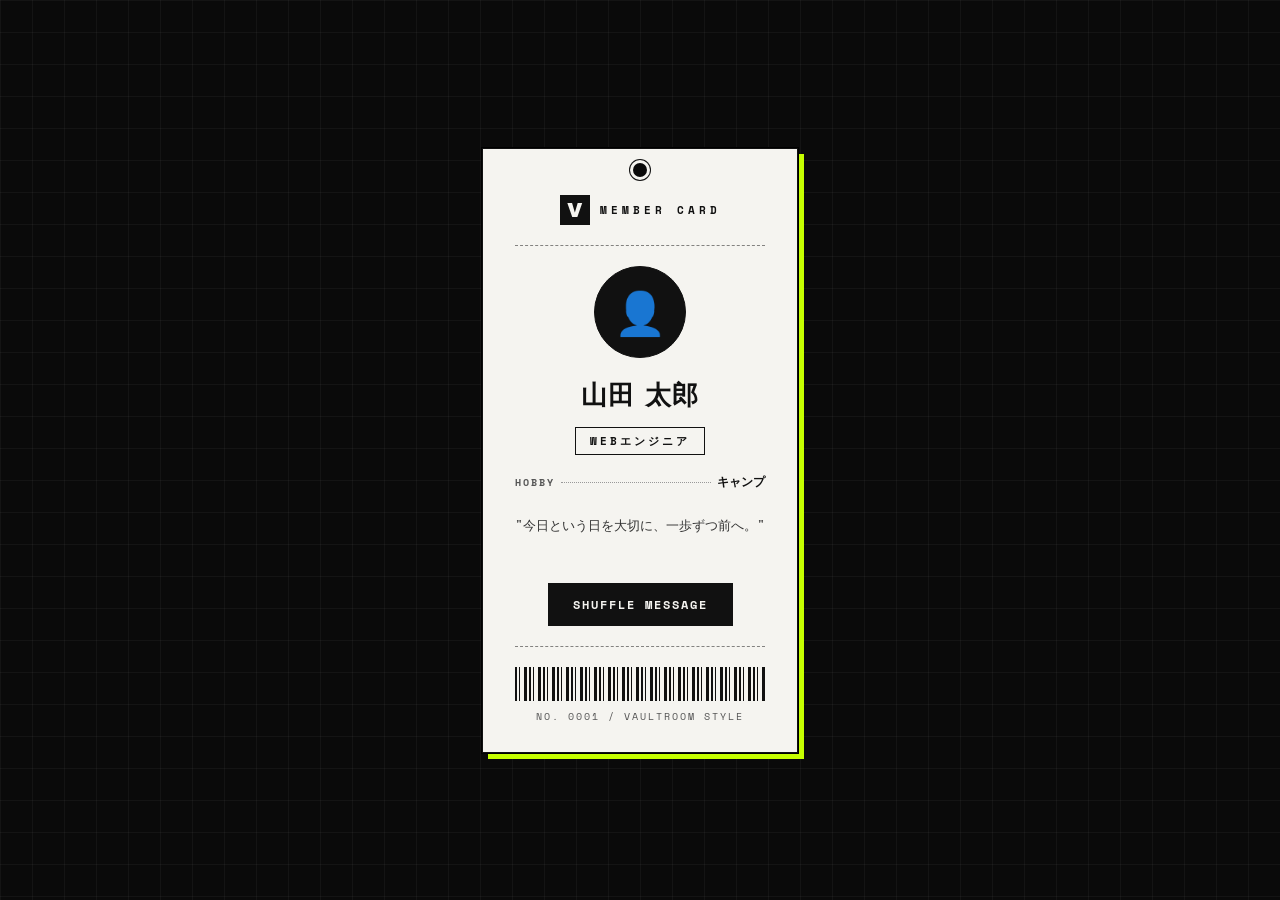
<file: 20260701/index.html>
<!DOCTYPE html>
<html lang="ja">
<head>
<meta charset="UTF-8">
<!-- スマホなどでも幅に合わせて正しく表示するための設定 -->
<meta name="viewport" content="width=device-width, initial-scale=1.0">
<title>自己紹介カード</title>

<!-- Googleフォントを読み込むための接続準備 -->
<link rel="preconnect" href="https://fonts.googleapis.com">
<link rel="preconnect" href="https://fonts.gstatic.com" crossorigin>
<!-- 見出し用の太字フォント(Archivo Black)と、等幅フォント(Space Mono)を読み込み -->
<link href="https://fonts.googleapis.com/css2?family=Archivo+Black&family=Space+Mono:wght@400;700&display=swap" rel="stylesheet">
<link rel="stylesheet" href="style.css">
</head>
<body>

<!-- カードを画面中央に配置するためのラッパー -->
<div class="stage">

  <!-- 自己紹介カード本体(アパレルの下げ札風デザイン) -->
  <div class="card" id="card">
    <!-- タグの上部にある穴(パンチホール)を再現した丸い装飾 -->
    <div class="punch"></div>

    <!-- ブランドロゴ風の「V」マークとカード名 -->
    <div class="tag-header">
      <span class="logo-mark">V</span>
      <span class="tag-label">MEMBER CARD</span>
    </div>

    <!-- 区切り線(点線) -->
    <div class="divider"></div>

    <!-- アイコン代わりの絵文字アバター -->
    <div class="avatar" id="avatar">👤</div>
    <!-- 名前 -->
    <h1 class="name" id="name">山田 太郎</h1>
    <!-- 職業(タグ風の枠付きラベル) -->
    <p class="job" id="job">Webエンジニア</p>

    <!-- 趣味の欄。ラベルと値を点線でつなぐ仕様書風レイアウト -->
    <div class="spec-row">
      <span class="spec-label">HOBBY</span>
      <span class="spec-line"></span>
      <span class="spec-value" id="hobby">キャンプ</span>
    </div>

    <!-- 一言メッセージ。ボタンを押すとJavaScriptでランダムに変わる -->
    <p class="message" id="message">"今日という日を大切に、一歩ずつ前へ。"</p>

    <!-- メッセージを切り替えるボタン -->
    <button class="shuffle-btn" id="shuffleBtn">SHUFFLE MESSAGE</button>

    <!-- 区切り線(点線) -->
    <div class="divider"></div>

    <!-- バーコード風の装飾(見た目だけで実際の情報は持たない) -->
    <div class="barcode" id="barcode" aria-hidden="true"></div>
    <!-- タグの通し番号風テキスト -->
    <p class="serial">NO. 0001 / vaultroom style</p>
  </div>
</div>

<!-- 動きやランダム表示を担当するJavaScriptファイル -->
<script src="script.js"></script>
</body>
</html>
</file>
<file: 20260701/style.css>
/* すべての要素の余白をリセットし、幅の計算方法を統一する */
* {
  margin: 0;
  padding: 0;
  box-sizing: border-box;
}

/* ページ全体：黒背景に薄いグリッド線を敷いたインダストリアルな雰囲気 */
body {
  min-height: 100vh;
  display: flex;
  align-items: center;
  justify-content: center;
  font-family: "Space Mono", monospace;
  background:
    linear-gradient(rgba(255, 255, 255, 0.04) 1px, transparent 1px),
    linear-gradient(90deg, rgba(255, 255, 255, 0.04) 1px, transparent 1px),
    #0a0a0a;
  background-size: 32px 32px, 32px 32px, auto;
  padding: 24px;
}

/* カードを画面中央に配置するコンテナ。perspectiveでカードに3D感を出す */
.stage {
  display: flex;
  align-items: center;
  justify-content: center;
  perspective: 900px;
}

/* ---- カード本体：アパレルの下げ札(ハングタグ)風 ---- */

.card {
  position: relative;
  background: #f5f4f0;
  color: #111;
  width: 100%;
  max-width: 340px;
  padding: 40px 32px 28px;
  border: 1px solid #111;
  /* 二重の黒枠＋ライムグリーンのオフセット影でポップアート風の立体感を演出 */
  box-shadow: 0 0 0 1px #000, 6px 6px 0 #c6ff00;
  text-align: center;
  /* JavaScriptでrotateX/rotateYを当てたときに立体的に見えるようにする */
  transform-style: preserve-3d;
  /* マウス追従の傾きをなめらかに変化させる */
  transition: transform 0.15s ease-out, box-shadow 0.15s ease-out;
  /* ページ読み込み時にふわっと浮き上がって現れる登場アニメーション */
  animation: card-enter 0.6s cubic-bezier(0.2, 0.8, 0.2, 1) both;
}

/* card-enter: 下から少し透明な状態で登場し、通常の位置・不透明度に落ち着く */
@keyframes card-enter {
  0% {
    opacity: 0;
    transform: translateY(24px) scale(0.97);
  }
  100% {
    opacity: 1;
    transform: translateY(0) scale(1);
  }
}

/* タグ上部の「穴」を再現した丸い装飾(実際に開いているように見せるための二重の縁取り) */
.punch {
  position: absolute;
  top: 14px;
  left: 50%;
  transform: translateX(-50%);
  width: 14px;
  height: 14px;
  border-radius: 50%;
  background: #0a0a0a;
  box-shadow: 0 0 0 3px #f5f4f0, 0 0 0 4px #111;
}

/* ロゴマークとカード名を横並びに配置するヘッダー部分 */
.tag-header {
  display: flex;
  align-items: center;
  justify-content: center;
  gap: 10px;
  margin-top: 6px;
  margin-bottom: 18px;
}

/* 「V」のブランドロゴ風マーク(黒背景に白文字の四角) */
.logo-mark {
  font-family: "Archivo Black", sans-serif;
  font-size: 20px;
  width: 30px;
  height: 30px;
  display: flex;
  align-items: center;
  justify-content: center;
  background: #111;
  color: #f5f4f0;
}

/* 「MEMBER CARD」のラベル文字 */
.tag-label {
  font-size: 11px;
  letter-spacing: 4px;
  font-weight: 700;
  color: #111;
}

/* セクションを区切る点線 */
.divider {
  border-top: 1px dashed #111;
  margin: 20px 0;
  opacity: 0.5;
}

/* 丸いアバター(絵文字アイコン)エリア */
.avatar {
  width: 92px;
  height: 92px;
  margin: 4px auto 20px;
  border-radius: 50%;
  background: #111;
  color: #f5f4f0;
  border: 1px solid #111;
  display: flex;
  align-items: center;
  justify-content: center;
  font-size: 42px;
}

/* 名前：太字の見出しフォントで大きく表示 */
.name {
  font-family: "Archivo Black", sans-serif;
  font-size: 26px;
  text-transform: uppercase;
  letter-spacing: 1px;
  margin-bottom: 14px;
}

/* 職業：黒枠で囲んだタグ風のラベル */
.job {
  display: inline-block;
  font-size: 11px;
  font-weight: 700;
  letter-spacing: 3px;
  text-transform: uppercase;
  color: #111;
  border: 1px solid #111;
  padding: 5px 14px;
  margin-bottom: 18px;
}

/* 趣味の行全体：ラベル・点線・値を横並びにする */
.spec-row {
  display: flex;
  align-items: baseline;
  gap: 6px;
  margin-bottom: 22px;
  text-align: left;
}

/* 「HOBBY」のラベル文字 */
.spec-label {
  font-size: 10px;
  font-weight: 700;
  letter-spacing: 2px;
  color: #555;
  white-space: nowrap;
}

/* ラベルと値の間を埋める点線のリーダー線(伝票・仕様書風の演出) */
.spec-line {
  flex: 1;
  border-bottom: 1px dotted #999;
  height: 1px;
  transform: translateY(-3px);
}

/* 趣味の値(実際の内容)のテキスト */
.spec-value {
  font-size: 12px;
  font-weight: 700;
  color: #111;
  white-space: nowrap;
}

/* 一言メッセージのテキスト */
.message {
  font-size: 13px;
  line-height: 1.9;
  color: #333;
  margin-bottom: 26px;
  min-height: 44px;
}

/* メッセージ切り替えボタン(黒背景・白文字) */
.shuffle-btn {
  font-family: "Space Mono", monospace;
  font-size: 12px;
  font-weight: 700;
  letter-spacing: 2px;
  text-transform: uppercase;
  background: #111;
  color: #f5f4f0;
  border: 1px solid #111;
  padding: 12px 24px;
  cursor: pointer;
  transition: background 0.15s ease, color 0.15s ease;
}

/* ボタンにマウスを乗せたときにライムグリーンへ反転させる */
.shuffle-btn:hover {
  background: #c6ff00;
  color: #111;
  border-color: #111;
}

/* バーコード風の装飾。縞模様はrepeating-linear-gradientで作っている */
.barcode {
  position: relative;
  height: 34px;
  margin-top: 18px;
  margin-bottom: 8px;
  overflow: hidden;
  background: repeating-linear-gradient(
    90deg,
    #111 0px,
    #111 2px,
    transparent 2px,
    transparent 4px,
    #111 4px,
    #111 5px,
    transparent 5px,
    transparent 9px,
    #111 9px,
    #111 12px,
    transparent 12px,
    transparent 14px
  );
}

/* バーコードの上を左から右へ流れる光の帯(スキャンしているような演出) */
.barcode::after {
  content: "";
  position: absolute;
  top: 0;
  left: -30%;
  width: 30%;
  height: 100%;
  background: linear-gradient(90deg, transparent, rgba(198, 255, 0, 0.85), transparent);
  animation: scan-sweep 3.2s ease-in-out infinite;
}

/* scan-sweep: 光の帯を左端から右端まで移動させ、右端で一瞬止めてから繰り返す */
@keyframes scan-sweep {
  0% {
    left: -30%;
  }
  50% {
    left: 100%;
  }
  100% {
    left: 100%;
  }
}

/* カード下部の通し番号風テキスト */
.serial {
  font-size: 10px;
  letter-spacing: 2px;
  color: #555;
  text-transform: uppercase;
}
</file>
